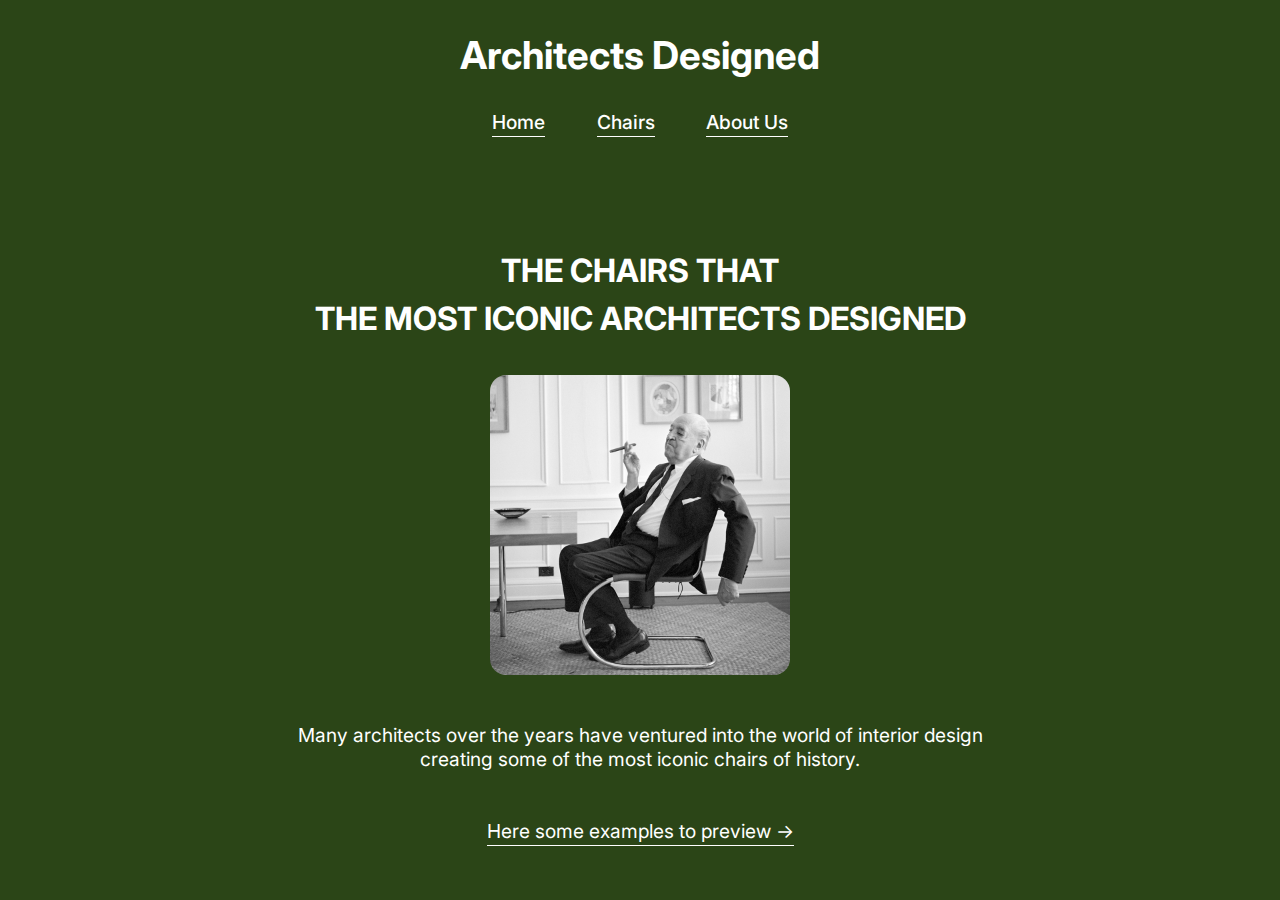
<file: index.html>
<!DOCTYPE html>
<html lang="en">
  <head>
    <meta charset="UTF-8" />
    <meta http-equiv="X-UA-Compatible" content="IE=edge" />
    <meta name="viewport" content="width=device-width, initial-scale=1.0" />
    <link rel="preconnect" href="https://fonts.googleapis.com" />
    <link rel="preconnect" href="https://fonts.gstatic.com" crossorigin />
    <link
      href="https://fonts.googleapis.com/css2?family=Inter:wght@400;500;600;700&display=swap"
      rel="stylesheet"
    />
    <link rel="stylesheet" href="./css/style.css" />
    <title>Architects Designed</title>
  </head>
  <body>
    <!-- Header Starts -->

    <header>
      <h1 class="header-text">Architects Designed</h1>
      <nav class="main-nav">
        <ul class="main-nav-list">
          <li class="main-nav-link"><a href="index.html">Home</a></li>
          <li class="main-nav-link"><a href="chairs.html">Chairs</a></li>
          <li class="main-nav-link">
            <a href="about-us.html">About Us</a>
          </li>
        </ul>
      </nav>
    </header>

    <!-- Section Starts -->
    <section class="section-hero">
      <h2 class="heading-secondary">
        THE CHAIRS THAT <br />
        THE MOST ICONIC ARCHITECTS DESIGNED
      </h2>
      <div class="hero-img">
        <img
          src="/img/mies van der rohe.jpg"
          alt="mies van der rohe"
          style="height: 300px"
        />
      </div>
      <p class="hero-text">
        Many architects over the years have ventured into the world of interior
        design <br />
        creating some of the most iconic chairs of history.
      </p>
      <div class="hero-btn">
        <a href="chairs.html" class="link"
          >Here some examples to preview &rarr;</a
        >
      </div>
    </section>
  </body>
</html>
</file>
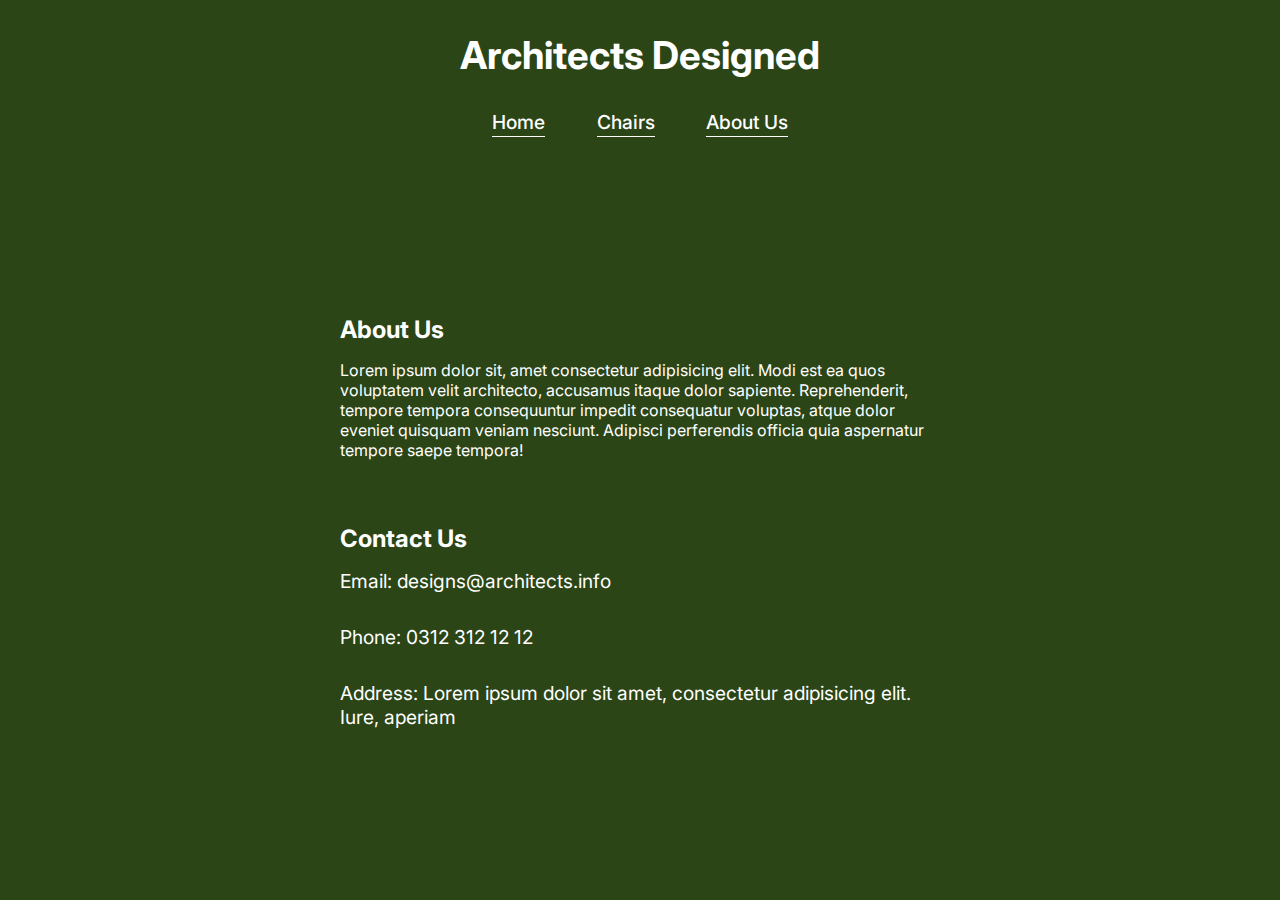
<file: about-us.html>
<!DOCTYPE html>
<html lang="en">
  <head>
    <meta charset="UTF-8" />
    <meta http-equiv="X-UA-Compatible" content="IE=edge" />
    <meta name="viewport" content="width=device-width, initial-scale=1.0" />
    <link rel="preconnect" href="https://fonts.googleapis.com" />
    <link rel="preconnect" href="https://fonts.gstatic.com" crossorigin />
    <link
      href="https://fonts.googleapis.com/css2?family=Inter:wght@400;500;600;700&display=swap"
      rel="stylesheet"
    />
    <link rel="stylesheet" href="./css/style.css" />
    <title>Architects Designed &colon; About Us</title>
  </head>
  <body>
    <!-- Header Starts -->
    <header>
      <h1 class="header-text">Architects Designed</h1>
      <nav class="main-nav">
        <ul class="main-nav-list">
          <li class="main-nav-link"><a href="index.html">Home</a></li>
          <li class="main-nav-link"><a href="chairs.html">Chairs</a></li>
          <li class="main-nav-link"><a href="about-us.html">About Us</a></li>
        </ul>
      </nav>
    </header>

    <!-- Section Starts -->
    <section class="section-about-us">
      <h2 class="heading-tertiary">About Us</h2>
      <p class="about-text">
        Lorem ipsum dolor sit, amet consectetur adipisicing elit. Modi est ea
        quos voluptatem velit architecto, accusamus itaque dolor sapiente.
        Reprehenderit, tempore tempora consequuntur impedit consequatur
        voluptas, atque dolor eveniet quisquam veniam nesciunt. Adipisci
        perferendis officia quia aspernatur tempore saepe tempora!
      </p>
      <div class="contact-us">
        <h2 class="heading-tertiary">Contact Us</h2>
        <p>
          <a href="mailto:designs@architects.info" class="contact-link"
            >Email: designs@architects.info</a
          >
        </p>
        <p>
          <a href="tel:0312 312 12 12" class="contact-link"
            >Phone: 0312 312 12 12</a
          >
        </p>
        <p class="address">
          Address: Lorem ipsum dolor sit amet, consectetur adipisicing elit.
          Iure, aperiam
        </p>
      </div>
    </section>
  </body>
</html>
</file>
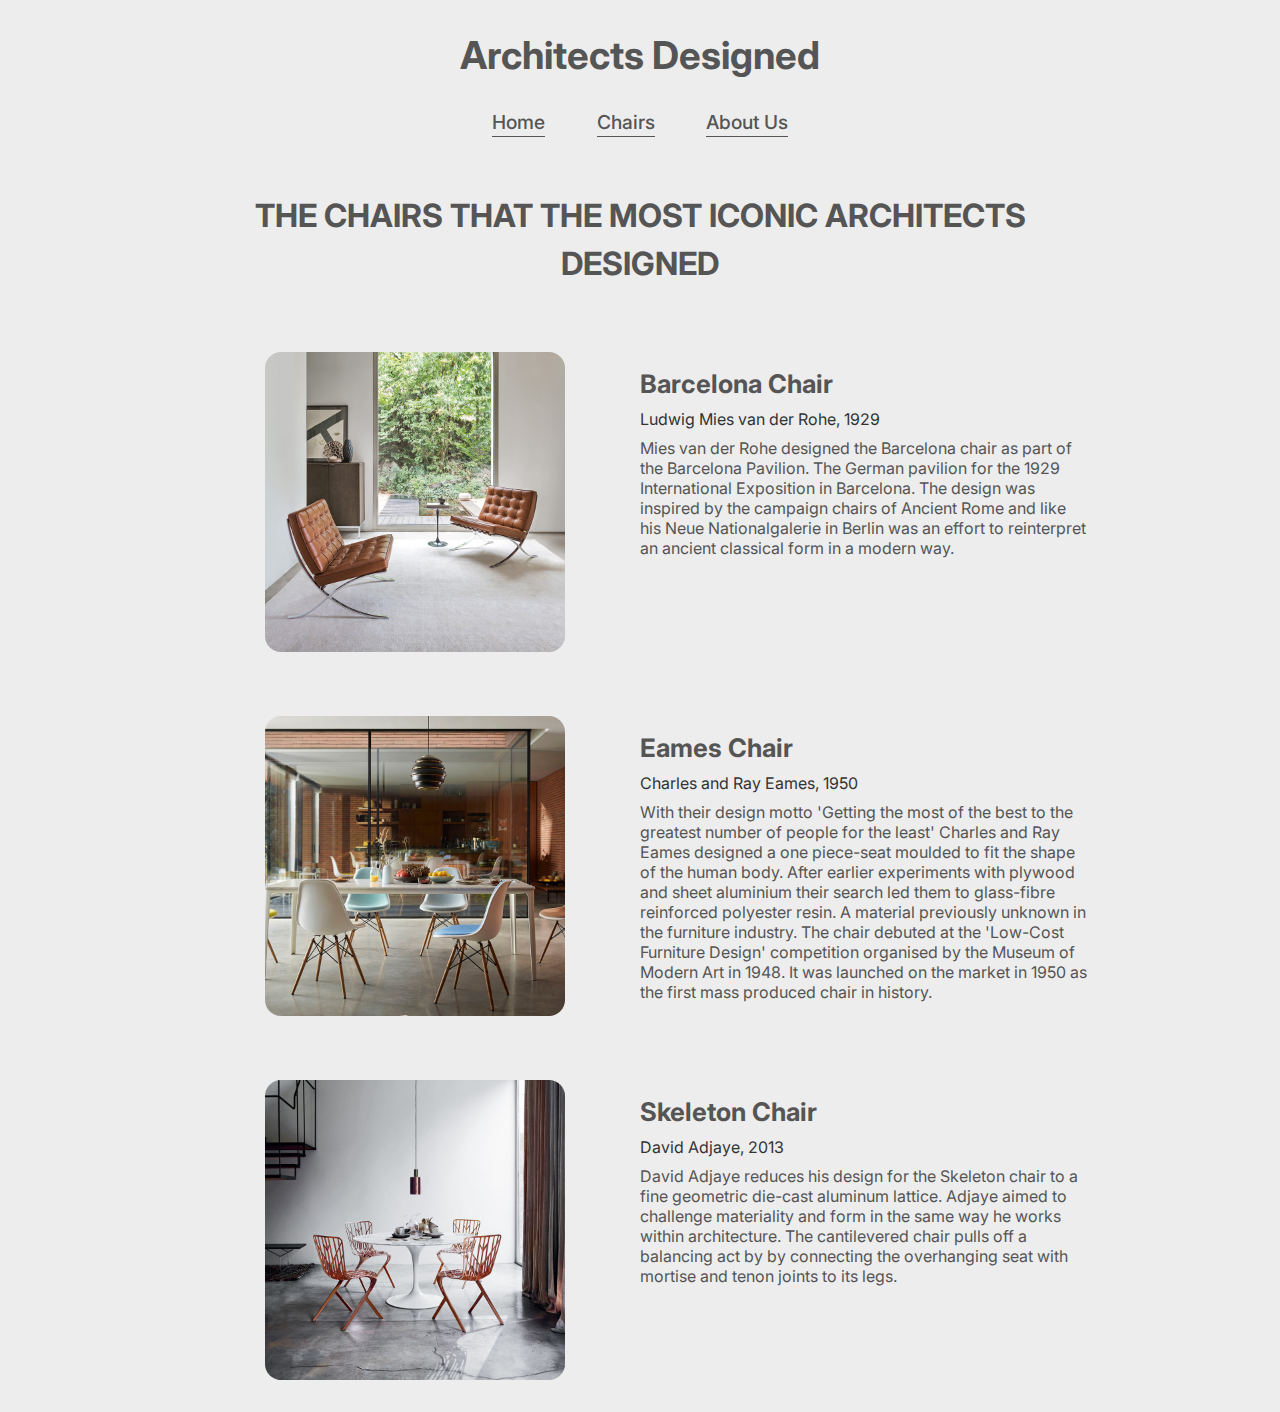
<file: chairs.html>
<!DOCTYPE html>
<html lang="en">
  <head>
    <meta charset="UTF-8" />
    <meta http-equiv="X-UA-Compatible" content="IE=edge" />
    <meta name="viewport" content="width=device-width, initial-scale=1.0" />
    <link rel="preconnect" href="https://fonts.googleapis.com" />
    <link rel="preconnect" href="https://fonts.gstatic.com" crossorigin />
    <link
      href="https://fonts.googleapis.com/css2?family=Inter:wght@400;500;600;700&display=swap"
      rel="stylesheet"
    />
    <link rel="stylesheet" href="/css/style-chairs.css" />
    <title>Architects Designed &colon; Chairs</title>
  </head>
  <body>
    <!-- Header Starts -->
    <header>
      <h1 class="header-text">Architects Designed</h1>
      <nav class="main-nav">
        <ul class="main-nav-list">
          <li class="main-nav-link"><a href="index.html">Home</a></li>
          <li class="main-nav-link"><a href="chairs.html">Chairs</a></li>
          <li class="main-nav-link"><a href="about-us.html">About Us</a></li>
        </ul>
      </nav>
    </header>

    <!-- Section Starts -->
    <section class="section-chairs">
      <h2 class="heading-secondary">
        THE CHAIRS THAT THE MOST ICONIC ARCHITECTS DESIGNED
      </h2>
      <div class="container-chair">
        <!-- Chair 01 -->
        <div class="chair-img-box">
          <img
            src="img/barcelona.jpg"
            alt="barcelona chair image"
            class="chair-img"
          />
        </div>
        <div class="chair-text-box">
          <h2 class="chair-name">Barcelona Chair</h2>
          <p class="chair-architect-name">Ludwig Mies van der Rohe, 1929</p>
          <p class="chair-text">
            Mies van der Rohe designed the Barcelona chair as part of the
            Barcelona Pavilion. The German pavilion for the 1929 International
            Exposition in Barcelona. The design was inspired by the campaign
            chairs of Ancient Rome and like his Neue Nationalgalerie in Berlin
            was an effort to reinterpret an ancient classical form in a modern
            way.
          </p>
        </div>

        <!-- Chair 02 -->
        <div class="chair-img-box">
          <img src="img/eames.jpg" alt="eames chair image" class="chair-img" />
        </div>
        <div class="chair-text-box">
          <h2 class="chair-name">Eames Chair</h2>
          <p class="chair-architect-name">Charles and Ray Eames, 1950</p>
          <p class="chair-text">
            With their design motto 'Getting the most of the best to the
            greatest number of people for the least' Charles and Ray Eames
            designed a one piece-seat moulded to fit the shape of the human
            body. After earlier experiments with plywood and sheet aluminium
            their search led them to glass-fibre reinforced polyester resin. A
            material previously unknown in the furniture industry. The chair
            debuted at the 'Low-Cost Furniture Design' competition organised by
            the Museum of Modern Art in 1948. It was launched on the market in
            1950 as the first mass produced chair in history.
          </p>
        </div>

        <!-- Chair 03 -->
        <div class="chair-img-box">
          <img
            src="img/skeleton.jpg"
            alt="skeleton chair image"
            class="chair-img"
          />
        </div>
        <div class="chair-text-box">
          <h2 class="chair-name">Skeleton Chair</h2>
          <p class="chair-architect-name">David Adjaye, 2013</p>
          <p class="chair-text">
            David Adjaye reduces his design for the Skeleton chair to a fine
            geometric die-cast aluminum lattice. Adjaye aimed to challenge
            materiality and form in the same way he works within architecture.
            The cantilevered chair pulls off a balancing act by by connecting
            the overhanging seat with mortise and tenon joints to its legs.
          </p>
        </div>
      </div>
    </section>
  </body>
</html>
</file>
<file: css/style.css>
* {
  padding: 0;
  margin: 0;
  box-sizing: border-box;
}

body {
  font-family: "Inter", sans-serif;
  font-weight: 400;
  color: #555;
  background-color: #2b4517;
}

header {
  text-align: center;
  color: #fff;
  background-color: #2b4517;
  height: 16vh;
}

a {
  list-style: none;
  color: #fff;
  text-decoration: none;
  font-size: 1.2rem;
  display: inline-block;
  border-bottom: 1px solid currentColor;
  padding-bottom: 2px;
}

a:hover {
  border-bottom: none;
  padding-bottom: 3px;
}

.header-text {
  font-size: 2.4rem;
  padding: 2rem;
}

.main-nav-list {
  list-style: none;
  display: inline-flex;
  align-items: center;
  margin: auto;
  gap: 3.2rem;
}

.main-nav-link a {
  font-weight: 500;
}

/* Section - Home */

.section-hero {
  background-color: #2b4517;
  color: #fff;
  height: 84vh;
  display: flex;
  flex-direction: column;
  justify-content: center;
  text-align: center;
}

.heading-secondary {
  font-size: 2rem;
  padding: 3rem 0 2rem 0;
  font-weight: 700;
  line-height: 1.5;
}

.hero-img {
  display: flex;
  flex-direction: column;
  align-items: center;
  justify-content: center;
}

.hero-img img {
  border-radius: 1rem;
}

.hero-text {
  font-size: 1.2rem;
  padding: 3rem;
  font-weight: 400;
}

/* Section - About Us */

.section-about-us {
  background-color: #2b4517;
  max-width: 600px;
  margin: 0 auto;
  color: #fff;
  height: 84vh;
  display: flex;
  flex-direction: column;
  justify-content: center;
  text-align: left;
}

.heading-tertiary {
  padding-bottom: 1rem;
}

.about-text {
  padding-bottom: 4rem;
}

.contact-link {
  border-bottom: none;
  font-size: 1.2rem;
  padding-bottom: 2rem;
}

.contact-link:hover {
  color: rgba(255, 255, 255, 0.781);
  border-bottom: none;
  padding-bottom: 2rem;
}

.address {
  font-size: 1.2rem;
}
</file>
<file: css/style-chairs.css>
* {
  padding: 0;
  margin: 0;
  box-sizing: border-box;
}

body {
  font-family: "Inter", sans-serif;
  font-weight: 400;
  color: #555;
  background-color: #ededed;
}

header {
  text-align: center;
  background-color: #ededed;
  height: 16vh;
}

a {
  list-style: none;
  color: #555;
  text-decoration: none;
  font-size: 1.2rem;
  display: inline-block;
  border-bottom: 1px solid currentColor;
  padding-bottom: 2px;
}

a:hover {
  border-bottom: none;
  padding-bottom: 3px;
}

.header-text {
  font-size: 2.4rem;
  padding: 2rem;
}

.main-nav-list {
  list-style: none;
  display: inline-flex;
  align-items: center;
  margin: auto;
  gap: 3.2rem;
}

.main-nav-link a {
  font-weight: 500;
}

.section-chairs {
  background-color: #ededed;
  max-width: 900px;
  margin: 0 auto;
}

.container-chair {
  display: grid;
  grid-template-columns: 1fr 1fr;
}

.heading-secondary {
  font-size: 2rem;
  padding: 3rem 0 2rem 0;
  font-weight: 700;
  line-height: 1.5;
  text-align: center;
}

.chair-img-box {
  display: flex;
  flex-direction: row;
  margin: auto;
  padding: 2rem;
}

.chair-img-box img {
  border-radius: 1rem;
}

.chair-img {
  height: 300px;
}

.chair-text-box {
  padding-top: 3rem;
}

.chair-name {
  font-size: 1.6rem;
  padding-bottom: 0.6rem;
}

.chair-architect-name {
  color: #333;
  padding-bottom: 0.6rem;
}

.chair-img-box img:hover {
  scale: 1.05;
  overflow: hidden;
  cursor: pointer;
}
</file>
